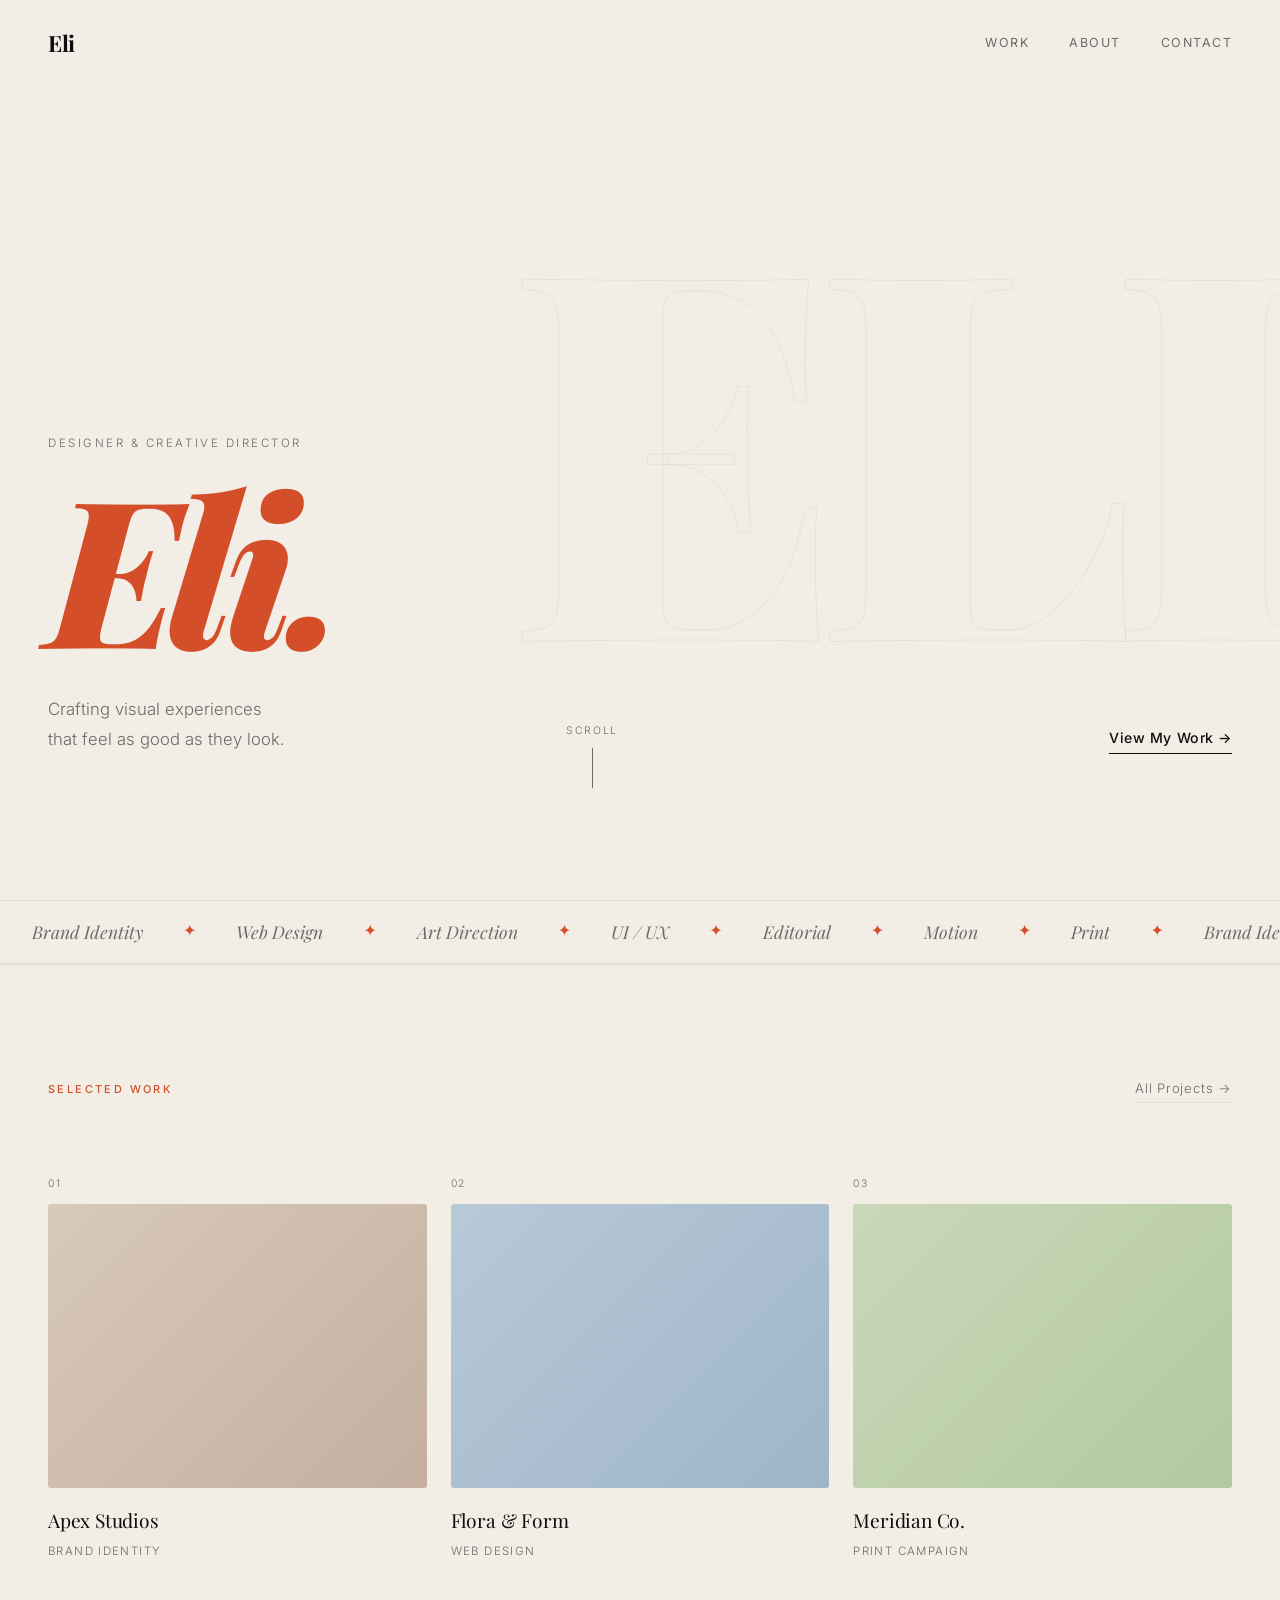
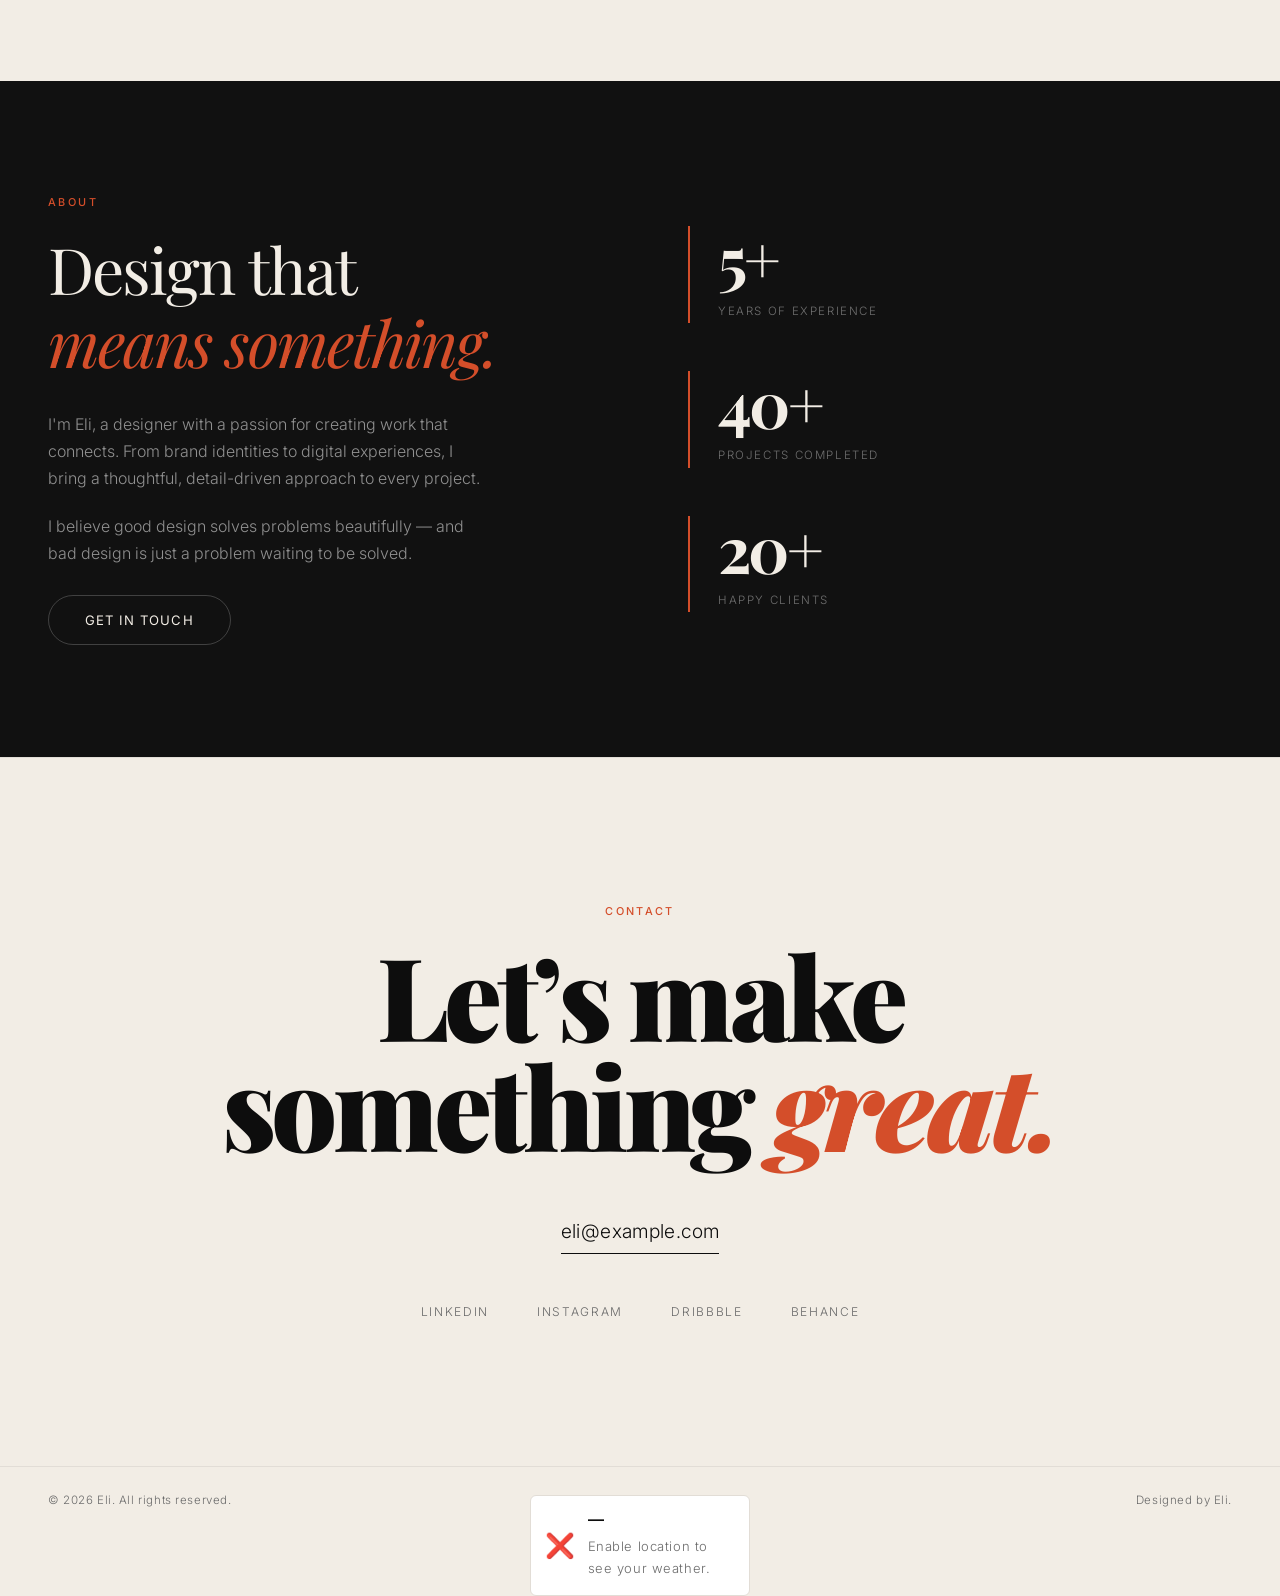
<file: index.html>
<!DOCTYPE html>
<html lang="en">
<head>
  <meta charset="UTF-8">
  <meta name="viewport" content="width=device-width, initial-scale=1.0">
  <meta name="description" content="Eli — Designer crafting visual experiences that feel as good as they look.">
  <title>Eli — Designer</title>
  <link rel="preconnect" href="https://fonts.googleapis.com">
  <link rel="preconnect" href="https://fonts.gstatic.com" crossorigin>
  <link href="https://fonts.googleapis.com/css2?family=Playfair+Display:ital,wght@0,400;0,700;0,900;1,400;1,700&family=Inter:wght@300;400;500&display=swap" rel="stylesheet">
  <link rel="stylesheet" href="css/style.css">
</head>
<body>

  <!-- ─── NAVIGATION ─── -->
  <nav class="nav">
    <a href="index.html" class="nav-logo">Eli</a>
    <div class="nav-links">
      <a href="pages/work/index.html">Work</a>
      <a href="pages/about/index.html">About</a>
      <a href="pages/contact/index.html">Contact</a>
    </div>
  </nav>

  <!-- ─── HERO ─── -->
  <section class="hero">
    <p class="hero-eyebrow">Designer &amp; Creative Director</p>
    <h1 class="hero-title"><em>Eli.</em></h1>
    <div class="hero-bottom">
      <p class="hero-sub">
        Crafting visual experiences<br>
        that feel as good as they look.
      </p>
      <a href="pages/work/index.html" class="hero-cta">View My Work &rarr;</a>
    </div>
    <span class="hero-scroll-hint">Scroll</span>
  </section>

  <!-- ─── MARQUEE TICKER ─── -->
  <div class="ticker" aria-hidden="true">
    <div class="ticker-track">
      <span class="ticker-item">Brand Identity</span><span class="ticker-sep">✦</span>
      <span class="ticker-item">Web Design</span><span class="ticker-sep">✦</span>
      <span class="ticker-item">Art Direction</span><span class="ticker-sep">✦</span>
      <span class="ticker-item">UI / UX</span><span class="ticker-sep">✦</span>
      <span class="ticker-item">Editorial</span><span class="ticker-sep">✦</span>
      <span class="ticker-item">Motion</span><span class="ticker-sep">✦</span>
      <span class="ticker-item">Print</span><span class="ticker-sep">✦</span>
      <!-- duplicate for seamless loop -->
      <span class="ticker-item">Brand Identity</span><span class="ticker-sep">✦</span>
      <span class="ticker-item">Web Design</span><span class="ticker-sep">✦</span>
      <span class="ticker-item">Art Direction</span><span class="ticker-sep">✦</span>
      <span class="ticker-item">UI / UX</span><span class="ticker-sep">✦</span>
      <span class="ticker-item">Editorial</span><span class="ticker-sep">✦</span>
      <span class="ticker-item">Motion</span><span class="ticker-sep">✦</span>
      <span class="ticker-item">Print</span><span class="ticker-sep">✦</span>
    </div>
  </div>

  <!-- ─── SELECTED WORK ─── -->
  <section class="section" id="work">
    <div class="section-header">
      <span class="section-label">Selected Work</span>
      <a href="pages/work/index.html" class="section-link">All Projects &rarr;</a>
    </div>

    <div class="work-grid">

      <article class="work-card">
        <div class="work-card-num">01</div>
        <div class="work-card-img" style="background: linear-gradient(135deg, #D8C9B8 0%, #C4AFA0 100%);"></div>
        <div class="work-card-info">
          <h3>Apex Studios</h3>
          <p>Brand Identity</p>
        </div>
      </article>

      <article class="work-card">
        <div class="work-card-num">02</div>
        <div class="work-card-img" style="background: linear-gradient(135deg, #B8C9D8 0%, #9EB5C8 100%);"></div>
        <div class="work-card-info">
          <h3>Flora &amp; Form</h3>
          <p>Web Design</p>
        </div>
      </article>

      <article class="work-card">
        <div class="work-card-num">03</div>
        <div class="work-card-img" style="background: linear-gradient(135deg, #C9D8B8 0%, #B2C9A0 100%);"></div>
        <div class="work-card-info">
          <h3>Meridian Co.</h3>
          <p>Print Campaign</p>
        </div>
      </article>

    </div>
  </section>

  <!-- ─── ABOUT ─── -->
  <section class="section section-about" id="about">
    <div class="about-grid">

      <div class="about-text">
        <span class="section-label">About</span>
        <h2 class="about-heading">Design that<br><em>means something.</em></h2>
        <p>I'm Eli, a designer with a passion for creating work that connects. From brand identities to digital experiences, I bring a thoughtful, detail-driven approach to every project.</p>
        <p>I believe good design solves problems beautifully — and bad design is just a problem waiting to be solved.</p>
        <a href="pages/contact/index.html" class="btn-outline">Get in Touch</a>
      </div>

      <div class="about-stats">
        <div class="about-stat">
          <span class="stat-num">5+</span>
          <span class="stat-label">Years of Experience</span>
        </div>
        <div class="about-stat">
          <span class="stat-num">40+</span>
          <span class="stat-label">Projects Completed</span>
        </div>
        <div class="about-stat">
          <span class="stat-num">20+</span>
          <span class="stat-label">Happy Clients</span>
        </div>
      </div>

    </div>
  </section>

  <!-- ─── CONTACT ─── -->
  <section class="section section-contact" id="contact">
    <span class="section-label">Contact</span>
    <h2 class="contact-heading">
      Let&rsquo;s make<br>something <em>great.</em>
    </h2>
    <a href="mailto:eli@example.com" class="contact-email">eli@example.com</a>
    <div class="contact-socials">
      <a href="#">LinkedIn</a>
      <a href="#">Instagram</a>
      <a href="#">Dribbble</a>
      <a href="#">Behance</a>
    </div>
  </section>

  <!-- ─── FOOTER ─── -->
  <footer class="footer">
    <span>&copy; 2026 Eli. All rights reserved.</span>
    <span>Designed by Eli.</span>
    <!-- Footer-centered weather widget (homepage only) -->
    <div id="weather" class="weather-card footer-weather" aria-live="polite" title="Current weather based on your browser location">
      <div class="weather-emoji" id="weather-emoji">⏳</div>
      <div class="weather-info">
        <div class="weather-temp" id="weather-temp">—°F</div>
        <div class="weather-desc" id="weather-desc">Loading…</div>
        <div class="weather-meta" id="weather-meta"></div>
      </div>
    </div>
  </footer>
  <script src="js/app.js"></script>
</body>
</html>
</file>
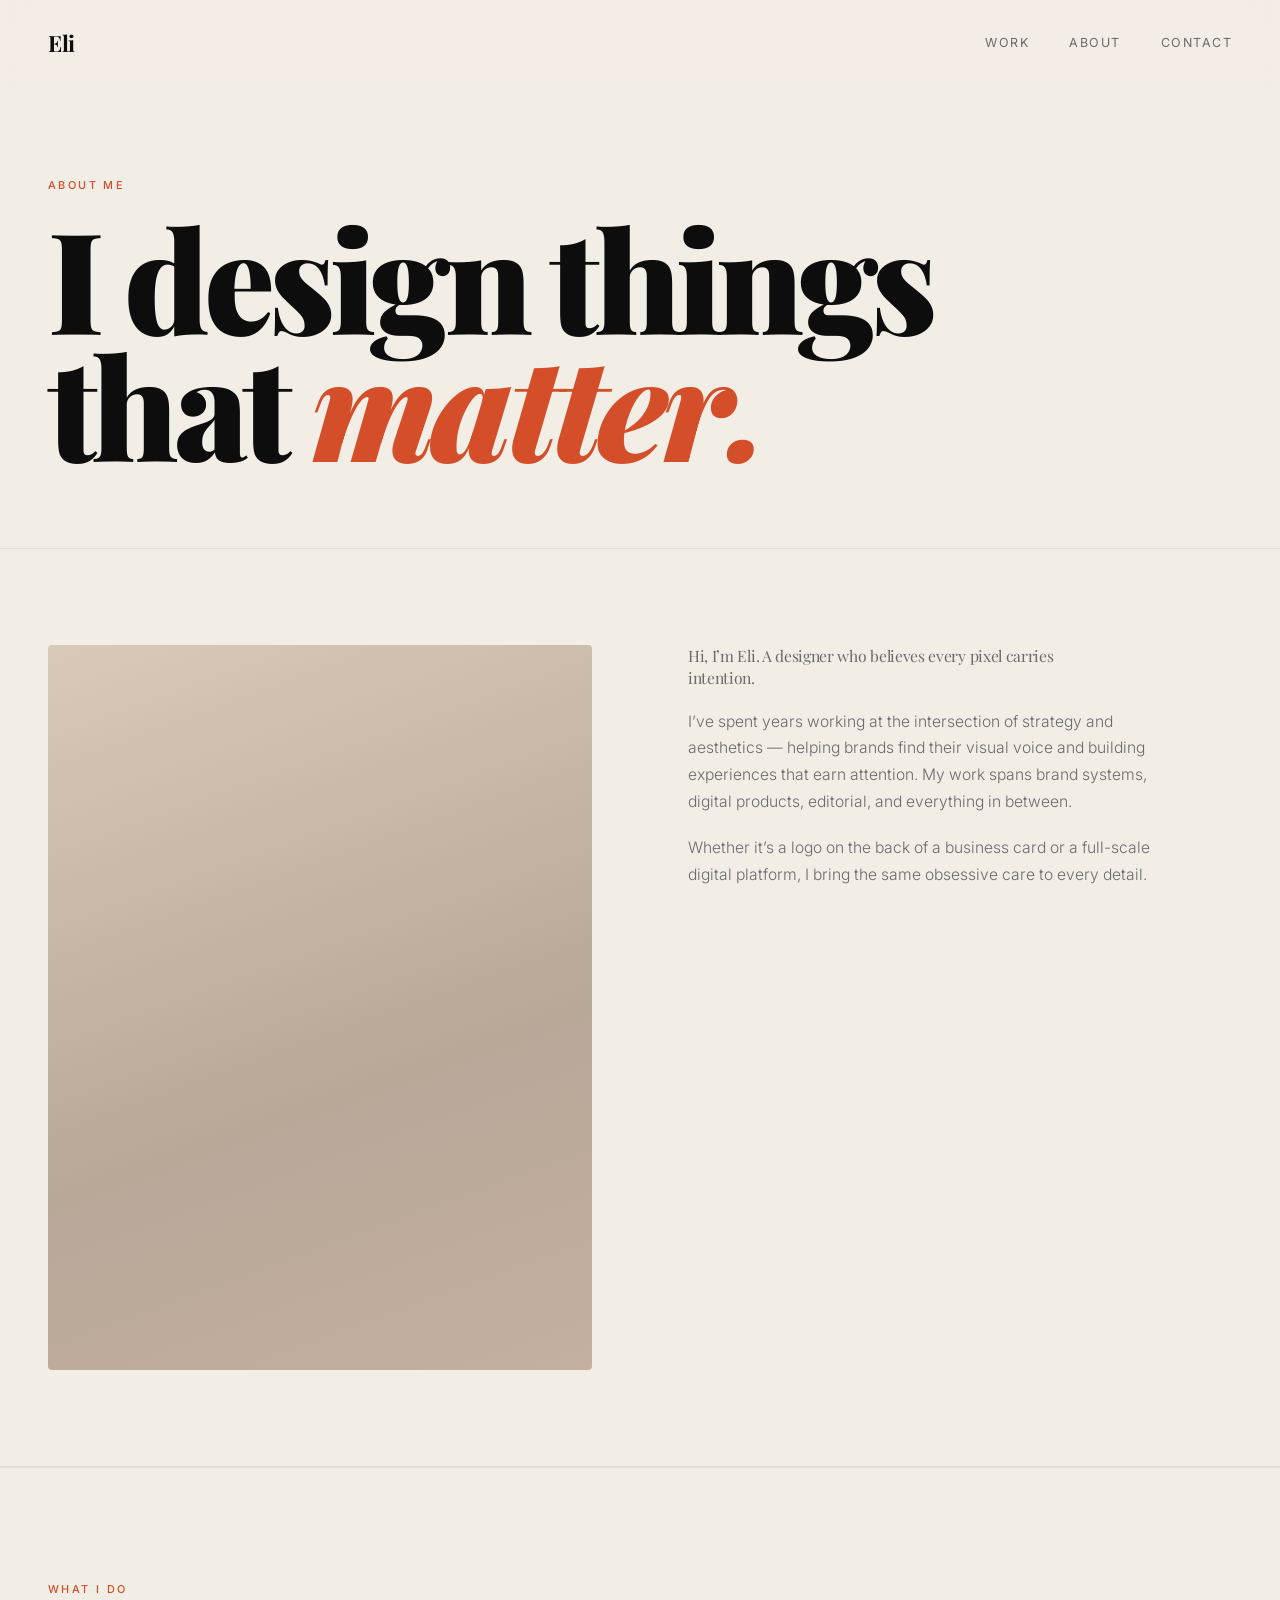
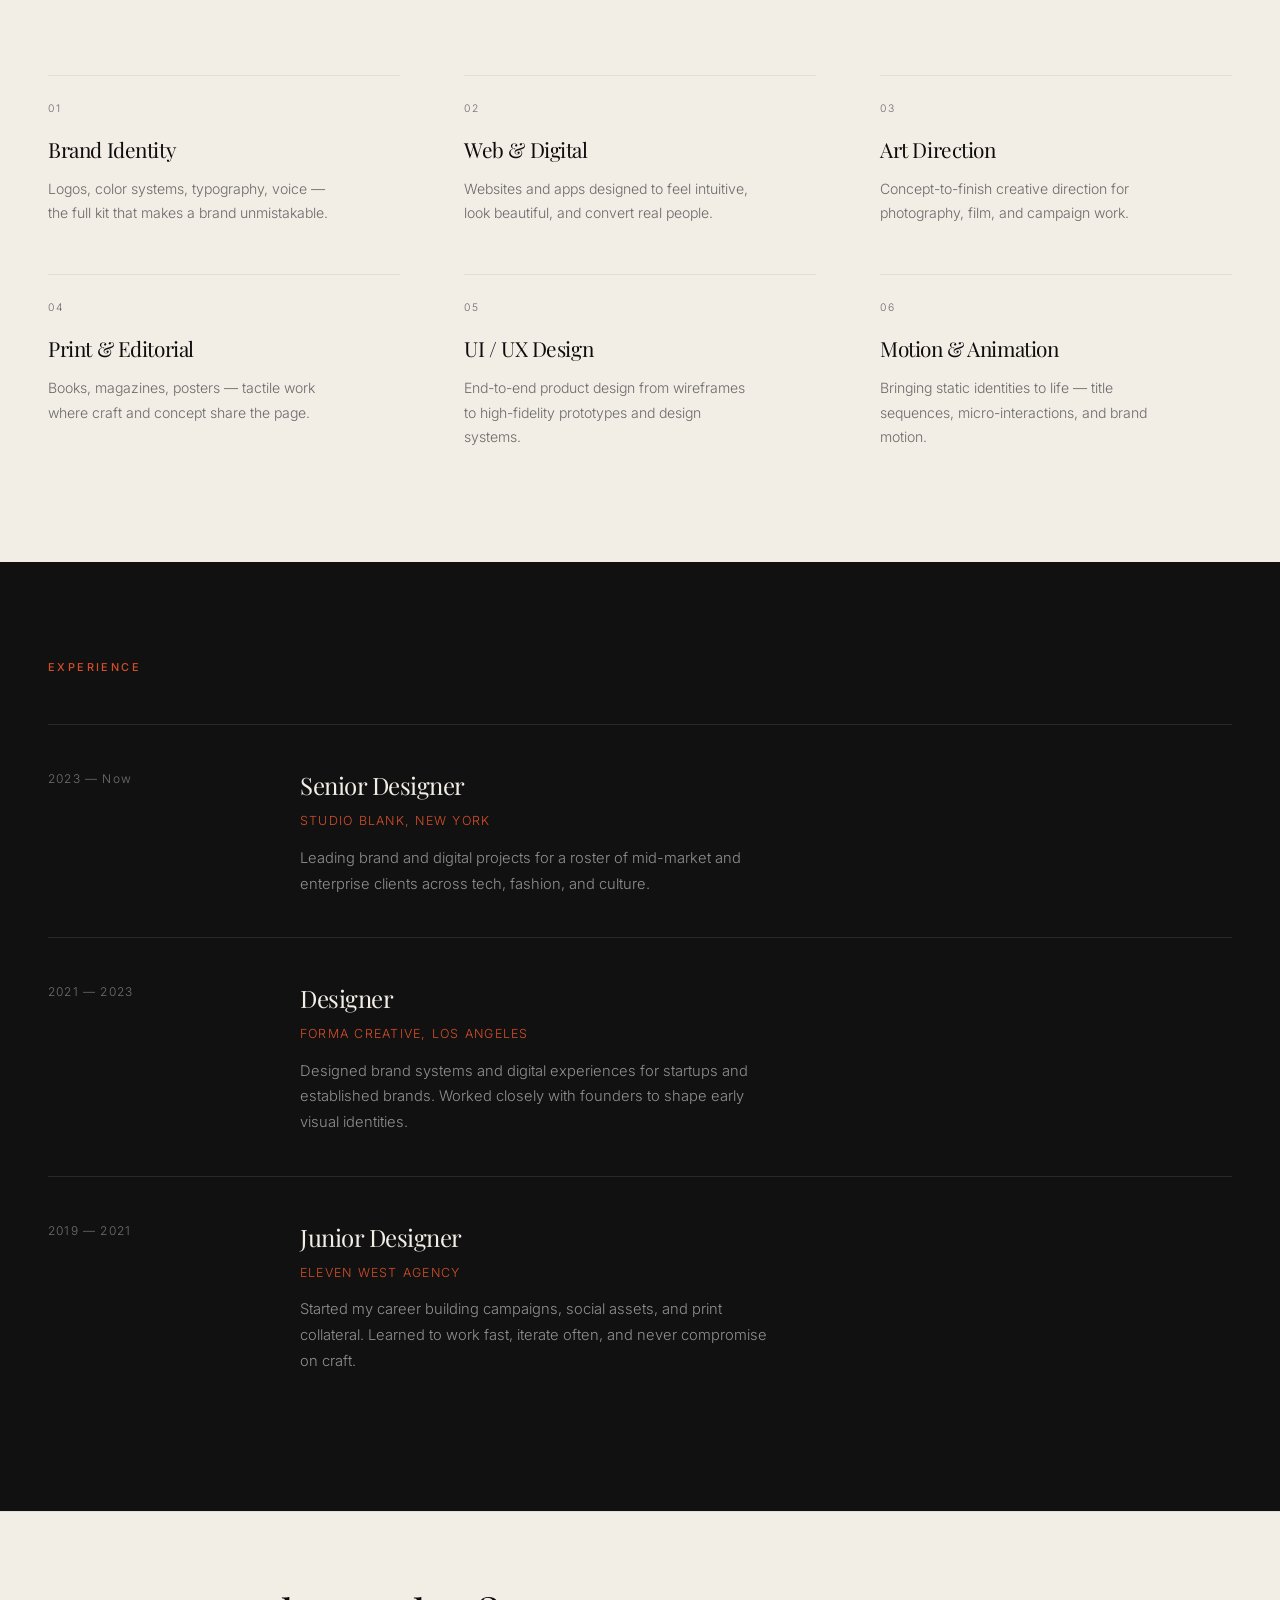
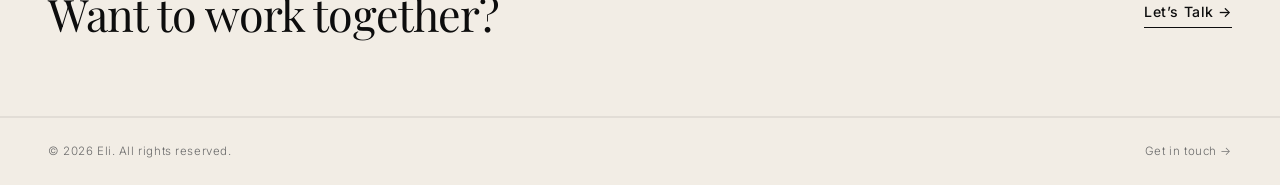
<file: pages/about/index.html>
<!DOCTYPE html>
<html lang="en">
<head>
  <meta charset="UTF-8">
  <meta name="viewport" content="width=device-width, initial-scale=1.0">
  <meta name="description" content="About Eli — Designer with a passion for creating meaningful visual experiences.">
  <title>About — Eli</title>
  <link rel="preconnect" href="https://fonts.googleapis.com">
  <link rel="preconnect" href="https://fonts.gstatic.com" crossorigin>
  <link href="https://fonts.googleapis.com/css2?family=Playfair+Display:ital,wght@0,400;0,700;0,900;1,400;1,700&family=Inter:wght@300;400;500&display=swap" rel="stylesheet">
  <link rel="stylesheet" href="../../css/style.css">
</head>
<body>

  <!-- ─── NAVIGATION ─── -->
  <nav class="nav">
    <a href="../../index.html" class="nav-logo">Eli</a>
    <div class="nav-links">
      <a href="../work/index.html">Work</a>
      <a href="index.html">About</a>
      <a href="../contact/index.html">Contact</a>
    </div>
  </nav>

  <!-- ─── PAGE HERO ─── -->
  <header class="about-page-hero">
    <span class="section-label">About Me</span>
    <h1 class="about-page-title">I design things<br>that <em>matter.</em></h1>
  </header>

  <!-- ─── INTRO SPLIT ─── -->
  <section class="about-intro">
    <div class="about-intro-img" aria-hidden="true">
      <div class="about-img-placeholder"></div>
    </div>
    <div class="about-intro-text">
      <p class="about-large-text">Hi, I&rsquo;m Eli. A designer who believes every pixel carries intention.</p>
      <p>I&rsquo;ve spent years working at the intersection of strategy and aesthetics — helping brands find their visual voice and building experiences that earn attention. My work spans brand systems, digital products, editorial, and everything in between.</p>
      <p>Whether it&rsquo;s a logo on the back of a business card or a full-scale digital platform, I bring the same obsessive care to every detail.</p>
    </div>
  </section>

  <!-- ─── CAPABILITIES ─── -->
  <section class="section about-caps-section">
    <div class="section-header">
      <span class="section-label">What I Do</span>
    </div>
    <div class="caps-grid">

      <div class="cap-item">
        <span class="cap-num">01</span>
        <h3>Brand Identity</h3>
        <p>Logos, color systems, typography, voice — the full kit that makes a brand unmistakable.</p>
      </div>

      <div class="cap-item">
        <span class="cap-num">02</span>
        <h3>Web &amp; Digital</h3>
        <p>Websites and apps designed to feel intuitive, look beautiful, and convert real people.</p>
      </div>

      <div class="cap-item">
        <span class="cap-num">03</span>
        <h3>Art Direction</h3>
        <p>Concept-to-finish creative direction for photography, film, and campaign work.</p>
      </div>

      <div class="cap-item">
        <span class="cap-num">04</span>
        <h3>Print &amp; Editorial</h3>
        <p>Books, magazines, posters — tactile work where craft and concept share the page.</p>
      </div>

      <div class="cap-item">
        <span class="cap-num">05</span>
        <h3>UI / UX Design</h3>
        <p>End-to-end product design from wireframes to high-fidelity prototypes and design systems.</p>
      </div>

      <div class="cap-item">
        <span class="cap-num">06</span>
        <h3>Motion &amp; Animation</h3>
        <p>Bringing static identities to life — title sequences, micro-interactions, and brand motion.</p>
      </div>

    </div>
  </section>

  <!-- ─── EXPERIENCE TIMELINE ─── -->
  <section class="section section-dark about-experience">
    <span class="section-label">Experience</span>
    <div class="timeline">

      <div class="timeline-item">
        <div class="timeline-year">2023 — Now</div>
        <div class="timeline-content">
          <h3>Senior Designer</h3>
          <span class="timeline-place">Studio Blank, New York</span>
          <p>Leading brand and digital projects for a roster of mid-market and enterprise clients across tech, fashion, and culture.</p>
        </div>
      </div>

      <div class="timeline-item">
        <div class="timeline-year">2021 — 2023</div>
        <div class="timeline-content">
          <h3>Designer</h3>
          <span class="timeline-place">Forma Creative, Los Angeles</span>
          <p>Designed brand systems and digital experiences for startups and established brands. Worked closely with founders to shape early visual identities.</p>
        </div>
      </div>

      <div class="timeline-item">
        <div class="timeline-year">2019 — 2021</div>
        <div class="timeline-content">
          <h3>Junior Designer</h3>
          <span class="timeline-place">Eleven West Agency</span>
          <p>Started my career building campaigns, social assets, and print collateral. Learned to work fast, iterate often, and never compromise on craft.</p>
        </div>
      </div>

    </div>
  </section>

  <!-- ─── CTA BAND ─── -->
  <section class="about-cta-band">
    <p class="about-cta-text">Want to work together?</p>
    <a href="../contact/index.html" class="hero-cta">Let&rsquo;s Talk &rarr;</a>
  </section>

  <!-- ─── FOOTER ─── -->
  <footer class="footer">
    <span>&copy; 2026 Eli. All rights reserved.</span>
    <a href="../contact/index.html">Get in touch &rarr;</a>
  </footer>

</body>
</html>
</file>
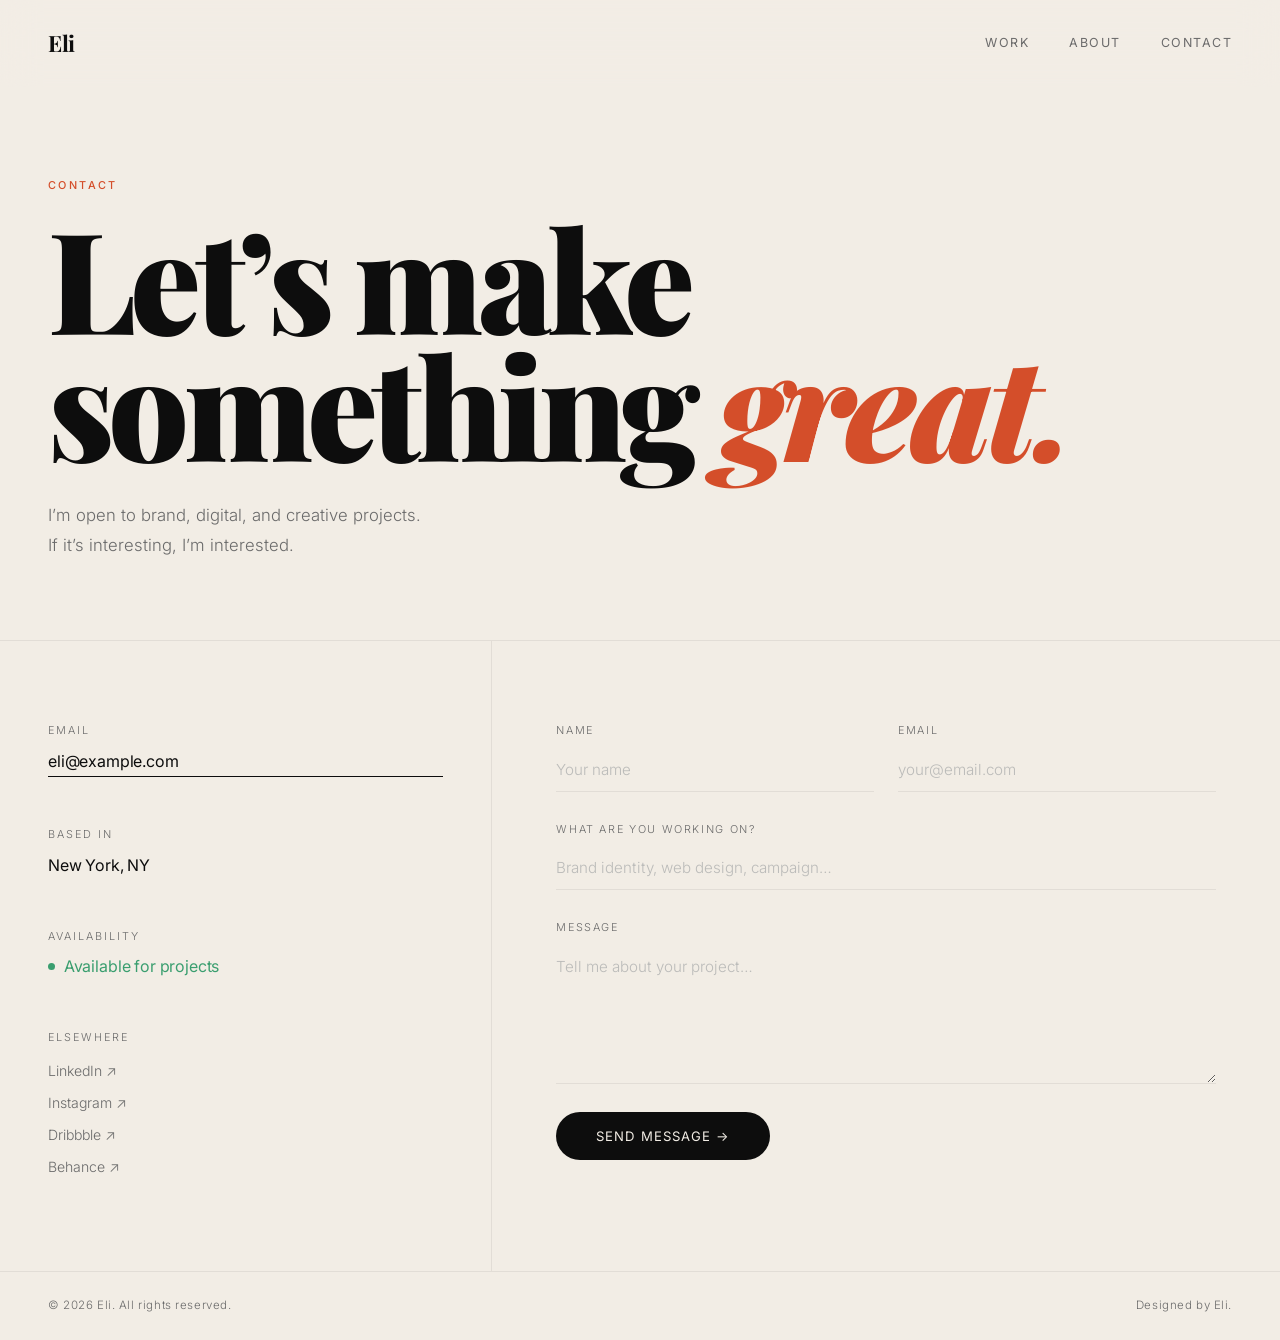
<file: pages/contact/index.html>
<!DOCTYPE html>
<html lang="en">
<head>
  <meta charset="UTF-8">
  <meta name="viewport" content="width=device-width, initial-scale=1.0">
  <meta name="description" content="Get in touch with Eli — open for brand, digital, and creative projects.">
  <title>Contact — Eli</title>
  <link rel="preconnect" href="https://fonts.googleapis.com">
  <link rel="preconnect" href="https://fonts.gstatic.com" crossorigin>
  <link href="https://fonts.googleapis.com/css2?family=Playfair+Display:ital,wght@0,400;0,700;0,900;1,400;1,700&family=Inter:wght@300;400;500&display=swap" rel="stylesheet">
  <link rel="stylesheet" href="../../css/style.css">
</head>
<body>

  <!-- ─── NAVIGATION ─── -->
  <nav class="nav">
    <a href="../../index.html" class="nav-logo">Eli</a>
    <div class="nav-links">
      <a href="../work/index.html">Work</a>
      <a href="../about/index.html">About</a>
      <a href="index.html">Contact</a>
    </div>
  </nav>

  <!-- ─── PAGE HERO ─── -->
  <header class="contact-page-hero">
    <span class="section-label">Contact</span>
    <h1 class="contact-page-title">
      Let&rsquo;s make<br>something <em>great.</em>
    </h1>
    <p class="contact-page-sub">I&rsquo;m open to brand, digital, and creative projects.<br>If it&rsquo;s interesting, I&rsquo;m interested.</p>
  </header>

  <!-- ─── CONTACT BODY ─── -->
  <div class="contact-body">

    <!-- Direct info -->
    <div class="contact-direct">
      <div class="contact-direct-group">
        <span class="contact-direct-label">Email</span>
        <a href="mailto:eli@example.com" class="contact-direct-value">eli@example.com</a>
      </div>
      <div class="contact-direct-group">
        <span class="contact-direct-label">Based In</span>
        <span class="contact-direct-value">New York, NY</span>
      </div>
      <div class="contact-direct-group">
        <span class="contact-direct-label">Availability</span>
        <span class="contact-direct-value contact-available">
          <span class="avail-dot"></span>Available for projects
        </span>
      </div>
      <div class="contact-social-list">
        <span class="contact-direct-label">Elsewhere</span>
        <div class="contact-social-links">
          <a href="#">LinkedIn &nearr;</a>
          <a href="#">Instagram &nearr;</a>
          <a href="#">Dribbble &nearr;</a>
          <a href="#">Behance &nearr;</a>
        </div>
      </div>
    </div>

    <!-- Form -->
    <form class="contact-form" action="#" method="post" novalidate>
      <div class="form-row">
        <div class="form-group">
          <label for="name">Name</label>
          <input type="text" id="name" name="name" placeholder="Your name" autocomplete="name" required>
        </div>
        <div class="form-group">
          <label for="email">Email</label>
          <input type="email" id="email" name="email" placeholder="your@email.com" autocomplete="email" required>
        </div>
      </div>
      <div class="form-group">
        <label for="subject">What are you working on?</label>
        <input type="text" id="subject" name="subject" placeholder="Brand identity, web design, campaign…">
      </div>
      <div class="form-group">
        <label for="message">Message</label>
        <textarea id="message" name="message" rows="6" placeholder="Tell me about your project…" required></textarea>
      </div>
      <button type="submit" class="form-submit">Send Message &rarr;</button>
    </form>

  </div>

  <!-- ─── FOOTER ─── -->
  <footer class="footer">
    <span>&copy; 2026 Eli. All rights reserved.</span>
    <span>Designed by Eli.</span>
  </footer>

</body>
</html>
</file>
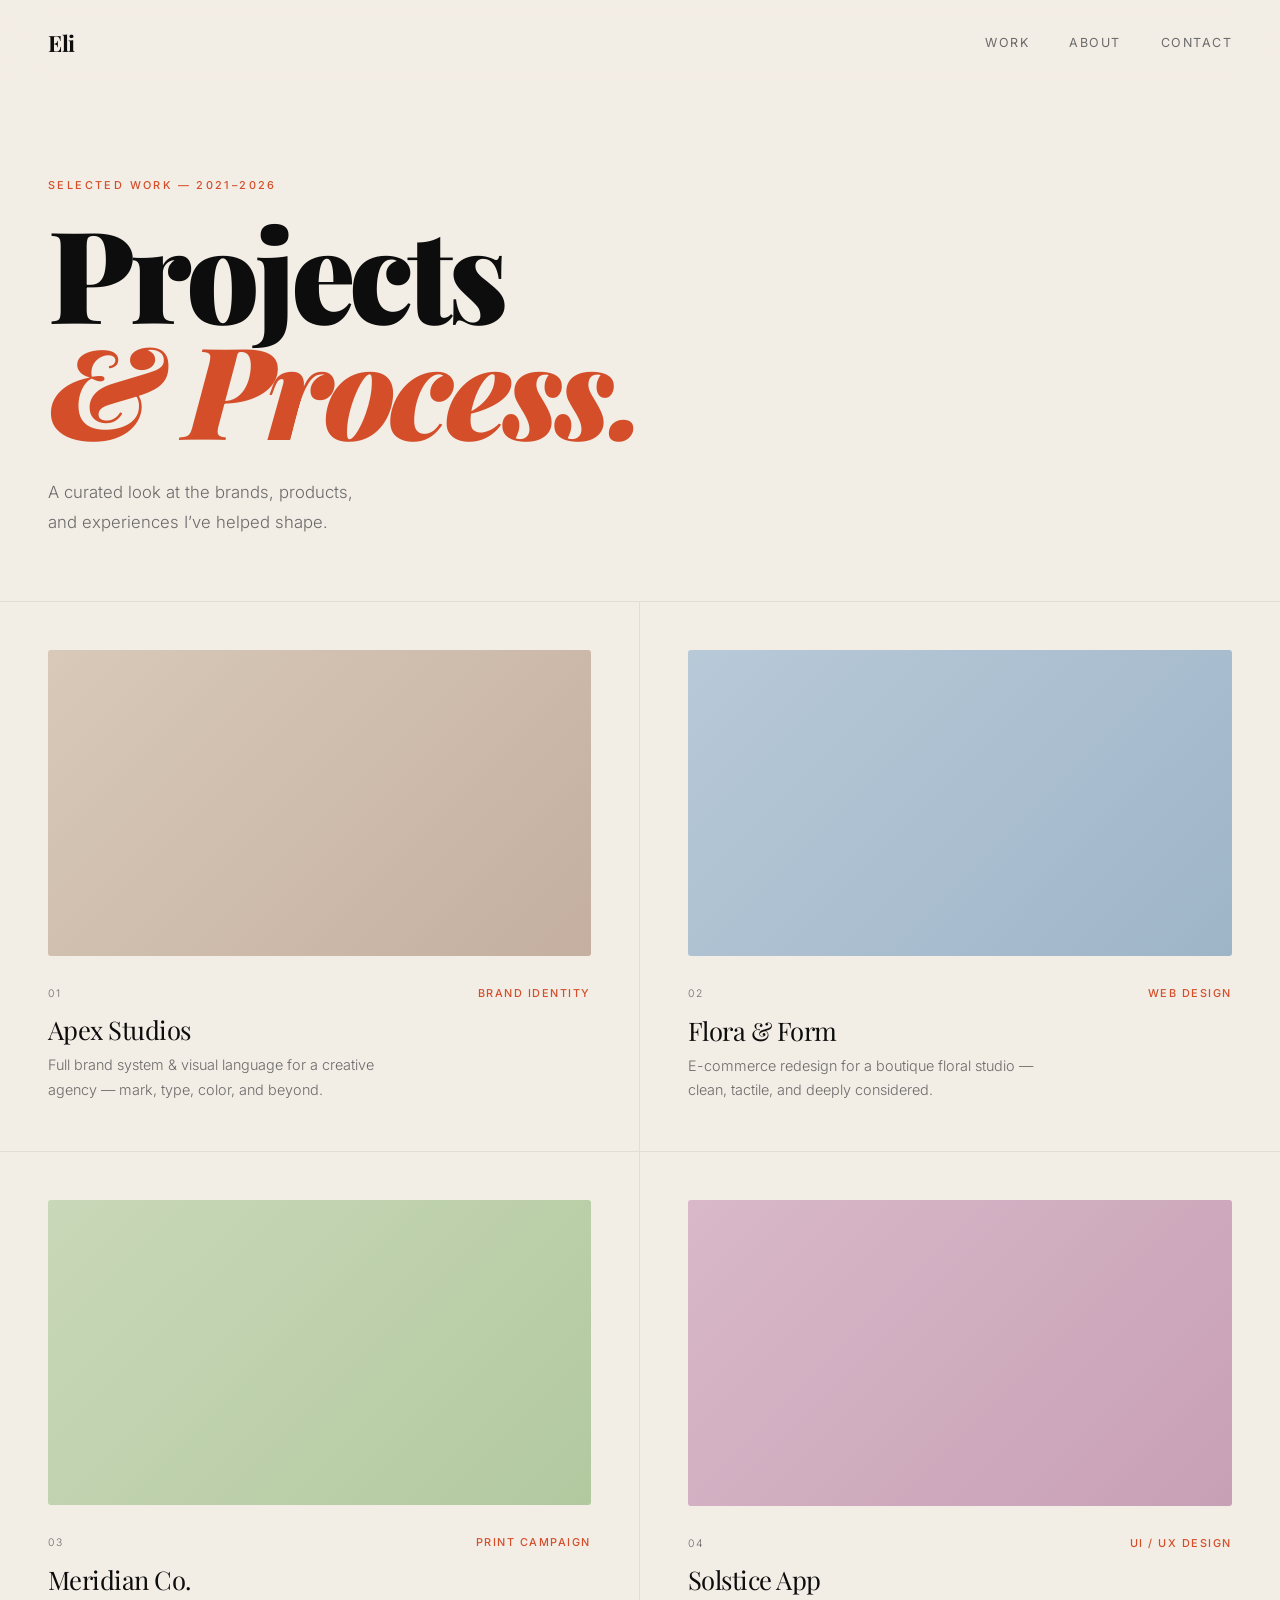
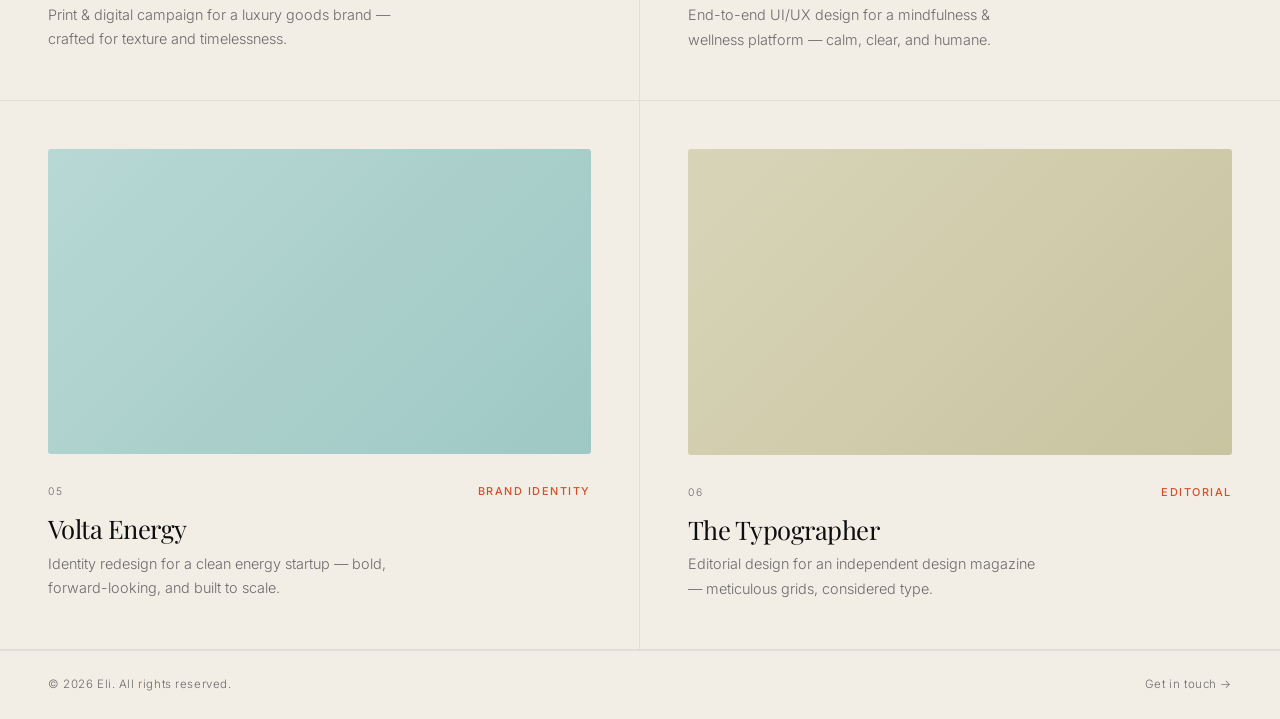
<file: pages/work/index.html>
<!DOCTYPE html>
<html lang="en">
<head>
  <meta charset="UTF-8">
  <meta name="viewport" content="width=device-width, initial-scale=1.0">
  <meta name="description" content="Eli's design work — brands, digital experiences, and editorial campaigns.">
  <title>Work — Eli</title>
  <link rel="preconnect" href="https://fonts.googleapis.com">
  <link rel="preconnect" href="https://fonts.gstatic.com" crossorigin>
  <link href="https://fonts.googleapis.com/css2?family=Playfair+Display:ital,wght@0,400;0,700;0,900;1,400;1,700&family=Inter:wght@300;400;500&display=swap" rel="stylesheet">
  <link rel="stylesheet" href="../../css/style.css">
</head>
<body>

  <!-- ─── NAVIGATION ─── -->
  <nav class="nav">
    <a href="../../index.html" class="nav-logo">Eli</a>
    <div class="nav-links">
      <a href="index.html">Work</a>
      <a href="../about/index.html">About</a>
      <a href="../contact/index.html">Contact</a>
    </div>
  </nav>

  <!-- ─── WORK HERO ─── -->
  <header class="work-page-hero">
    <span class="section-label">Selected Work — 2021–2026</span>
    <h1>Projects<br><em style="color: var(--accent);">&amp; Process.</em></h1>
    <p>A curated look at the brands, products,<br>and experiences I&rsquo;ve helped shape.</p>
  </header>

  <!-- ─── PROJECT GRID ─── -->
  <main class="project-grid">

    <div class="project-card">
      <div class="project-card-img" style="background: linear-gradient(135deg, #D8C9B8 0%, #C4AFA0 100%);"></div>
      <div class="project-meta">
        <span class="project-num">01</span>
        <span class="project-tag">Brand Identity</span>
      </div>
      <h3>Apex Studios</h3>
      <p>Full brand system &amp; visual language for a creative agency — mark, type, color, and beyond.</p>
      <span class="project-arrow">&rarr;</span>
    </div>

    <div class="project-card">
      <div class="project-card-img" style="background: linear-gradient(135deg, #B8C9D8 0%, #9EB5C8 100%);"></div>
      <div class="project-meta">
        <span class="project-num">02</span>
        <span class="project-tag">Web Design</span>
      </div>
      <h3>Flora &amp; Form</h3>
      <p>E-commerce redesign for a boutique floral studio — clean, tactile, and deeply considered.</p>
      <span class="project-arrow">&rarr;</span>
    </div>

    <div class="project-card">
      <div class="project-card-img" style="background: linear-gradient(135deg, #C9D8B8 0%, #B2C9A0 100%);"></div>
      <div class="project-meta">
        <span class="project-num">03</span>
        <span class="project-tag">Print Campaign</span>
      </div>
      <h3>Meridian Co.</h3>
      <p>Print &amp; digital campaign for a luxury goods brand — crafted for texture and timelessness.</p>
      <span class="project-arrow">&rarr;</span>
    </div>

    <div class="project-card">
      <div class="project-card-img" style="background: linear-gradient(135deg, #D8B8C9 0%, #C8A0B5 100%);"></div>
      <div class="project-meta">
        <span class="project-num">04</span>
        <span class="project-tag">UI / UX Design</span>
      </div>
      <h3>Solstice App</h3>
      <p>End-to-end UI/UX design for a mindfulness &amp; wellness platform — calm, clear, and humane.</p>
      <span class="project-arrow">&rarr;</span>
    </div>

    <div class="project-card">
      <div class="project-card-img" style="background: linear-gradient(135deg, #B8D8D4 0%, #9EC8C4 100%);"></div>
      <div class="project-meta">
        <span class="project-num">05</span>
        <span class="project-tag">Brand Identity</span>
      </div>
      <h3>Volta Energy</h3>
      <p>Identity redesign for a clean energy startup — bold, forward-looking, and built to scale.</p>
      <span class="project-arrow">&rarr;</span>
    </div>

    <div class="project-card">
      <div class="project-card-img" style="background: linear-gradient(135deg, #D8D4B8 0%, #C8C4A0 100%);"></div>
      <div class="project-meta">
        <span class="project-num">06</span>
        <span class="project-tag">Editorial</span>
      </div>
      <h3>The Typographer</h3>
      <p>Editorial design for an independent design magazine — meticulous grids, considered type.</p>
      <span class="project-arrow">&rarr;</span>
    </div>

  </main>

  <!-- ─── FOOTER ─── -->
  <footer class="footer">
    <span>&copy; 2026 Eli. All rights reserved.</span>
    <a href="../contact/index.html">Get in touch &rarr;</a>
  </footer>

</body>
</html>
</file>
<file: css/style.css>
/* ─────────────────────────────────────────
   ELI — Personal Site
   ───────────────────────────────────────── */

/* RESET & BASE */
*, *::before, *::after {
  box-sizing: border-box;
  margin: 0;
  padding: 0;
}

:root {
  --cream:   #F2EDE5;
  --white:   #FFFFFF;
  --black:   #0D0D0D;
  --accent:  #D44E2A;
  --gray:    #6B6B6B;
  --light:   #E2DDD6;
  --dark-bg: #111111;

  --serif: 'Playfair Display', Georgia, serif;
  --sans:  'Inter', system-ui, -apple-system, sans-serif;
}

html {
  scroll-behavior: smooth;
  -webkit-font-smoothing: antialiased;
}

body {
  background: var(--cream);
  color: var(--black);
  font-family: var(--sans);
  font-weight: 300;
  line-height: 1.7;
  overflow-x: hidden;
}

a {
  color: inherit;
  text-decoration: none;
}

img {
  display: block;
  max-width: 100%;
}

/* ─── NAVIGATION ─── */
.nav {
  position: fixed;
  top: 0;
  left: 0;
  right: 0;
  z-index: 100;
  display: flex;
  justify-content: space-between;
  align-items: center;
  padding: 1.5rem 3rem;
  background: rgba(242, 237, 229, 0.85);
  backdrop-filter: blur(18px);
  -webkit-backdrop-filter: blur(18px);
  border-bottom: 1px solid transparent;
}

.nav-logo {
  font-family: var(--serif);
  font-size: 1.4rem;
  font-weight: 700;
  letter-spacing: -0.02em;
}

.nav-links {
  display: flex;
  gap: 2.5rem;
}

.nav-links a {
  font-size: 0.78rem;
  font-weight: 400;
  letter-spacing: 0.12em;
  text-transform: uppercase;
  color: var(--gray);
  position: relative;
  transition: color 0.3s;
}

.nav-links a::after {
  content: '';
  position: absolute;
  bottom: -3px;
  left: 0;
  width: 0;
  height: 1px;
  background: var(--black);
  transition: width 0.3s ease;
}

.nav-links a:hover {
  color: var(--black);
}

.nav-links a:hover::after {
  width: 100%;
}


/* ─── HERO ─── */
.hero {
  min-height: 100vh;
  display: flex;
  flex-direction: column;
  justify-content: flex-end;
  padding: 4rem 3rem 5rem;
  position: relative;
  overflow: hidden;
}

.hero-eyebrow {
  font-size: 0.72rem;
  letter-spacing: 0.22em;
  text-transform: uppercase;
  color: var(--gray);
  margin-bottom: 1.25rem;
  animation: fadeUp 0.9s ease both;
}

.hero-title {
  font-family: var(--serif);
  font-size: clamp(5.5rem, 16vw, 16rem);
  font-weight: 900;
  line-height: 0.88;
  letter-spacing: -0.04em;
  margin-bottom: 2.5rem;
  animation: fadeUp 0.9s 0.1s ease both;
}

.hero-title em {
  font-style: italic;
  color: var(--accent);
}

.hero-bottom {
  display: flex;
  align-items: flex-end;
  justify-content: space-between;
  gap: 2rem;
  flex-wrap: wrap;
}

.hero-sub {
  font-size: 1.05rem;
  color: var(--gray);
  max-width: 36ch;
  line-height: 1.8;
  animation: fadeUp 0.9s 0.2s ease both;
}

.hero-cta {
  display: inline-flex;
  align-items: center;
  gap: 0.6rem;
  font-size: 0.88rem;
  font-weight: 500;
  letter-spacing: 0.04em;
  border-bottom: 1.5px solid var(--black);
  padding-bottom: 0.2rem;
  transition: gap 0.35s ease;
  white-space: nowrap;
  animation: fadeUp 0.9s 0.3s ease both;
}

.hero-cta:hover {
  gap: 1.2rem;
}

.hero-scroll-hint {
  position: absolute;
  bottom: 2rem;
  right: 3rem;
  display: flex;
  flex-direction: column;
  align-items: center;
  gap: 0.5rem;
  font-size: 0.65rem;
  letter-spacing: 0.15em;
  text-transform: uppercase;
  color: var(--gray);
  animation: fadeUp 0.9s 0.5s ease both;
}

.hero-scroll-hint::after {
  content: '';
  display: block;
  width: 1px;
  height: 40px;
  background: var(--gray);
  animation: lineGrow 2s 1s ease-out both;
}

@keyframes lineGrow {
  from { height: 0; opacity: 0; }
  to   { height: 40px; opacity: 1; }
}

/* hero decorative background counter */
.hero::before {
  content: 'ELI';
  position: absolute;
  top: 50%;
  right: -0.02em;
  transform: translateY(-54%);
  font-family: var(--serif);
  font-size: clamp(20rem, 40vw, 50rem);
  font-weight: 900;
  line-height: 1;
  letter-spacing: -0.05em;
  color: transparent;
  -webkit-text-stroke: 1px rgba(0,0,0,0.05);
  pointer-events: none;
  user-select: none;
  z-index: 0;
}

.hero > * {
  position: relative;
  z-index: 1;
}


/* ─── ANIMATED TICKER / MARQUEE ─── */
.ticker {
  border-top: 1px solid var(--light);
  border-bottom: 1px solid var(--light);
  padding: 1rem 0;
  overflow: hidden;
  white-space: nowrap;
}

.ticker-track {
  display: inline-flex;
  gap: 0;
  animation: ticker 20s linear infinite;
}

.ticker-item {
  font-family: var(--serif);
  font-size: 1.1rem;
  font-style: italic;
  color: var(--gray);
  padding: 0 2rem;
}

.ticker-sep {
  color: var(--accent);
  padding: 0 0.5rem;
}

@keyframes ticker {
  from { transform: translateX(0); }
  to   { transform: translateX(-50%); }
}


/* ─── SECTIONS (SHARED) ─── */
.section {
  padding: 7rem 3rem;
  border-top: 1px solid var(--light);
}

.section-label {
  font-size: 0.68rem;
  letter-spacing: 0.22em;
  text-transform: uppercase;
  color: var(--accent);
  font-weight: 500;
  display: block;
  margin-bottom: 1.25rem;
}

.section-header {
  display: flex;
  justify-content: space-between;
  align-items: baseline;
  margin-bottom: 3.5rem;
}

.section-link {
  font-size: 0.82rem;
  letter-spacing: 0.06em;
  color: var(--gray);
  border-bottom: 1px solid var(--light);
  padding-bottom: 2px;
  transition: color 0.3s, border-color 0.3s;
}

.section-link:hover {
  color: var(--black);
  border-color: var(--black);
}


/* ─── WORK GRID (HOME) ─── */
.work-grid {
  display: grid;
  grid-template-columns: repeat(3, 1fr);
  gap: 1.5rem;
}

.work-card {
  cursor: pointer;
  position: relative;
}

.work-card-num {
  font-size: 0.65rem;
  letter-spacing: 0.15em;
  color: var(--gray);
  margin-bottom: 0.75rem;
}

.work-card-img {
  width: 100%;
  aspect-ratio: 4 / 3;
  border-radius: 3px;
  transition: transform 0.5s ease, filter 0.5s ease;
  overflow: hidden;
}

.work-card:hover .work-card-img {
  transform: scale(0.97);
  filter: brightness(0.9);
}

.work-card-info {
  padding: 1rem 0 0.5rem;
}

.work-card-info h3 {
  font-family: var(--serif);
  font-size: 1.2rem;
  font-weight: 400;
  letter-spacing: -0.01em;
  margin-bottom: 0.3rem;
}

.work-card-info p {
  font-size: 0.72rem;
  letter-spacing: 0.12em;
  text-transform: uppercase;
  color: var(--gray);
}


/* ─── ABOUT (DARK) ─── */
.section-about {
  background: var(--dark-bg);
  color: var(--cream);
  border-top: none;
}

.about-grid {
  display: grid;
  grid-template-columns: 1fr 1fr;
  gap: 6rem;
  align-items: center;
}

.about-text .section-label {
  color: var(--accent);
}

.about-heading {
  font-family: var(--serif);
  font-size: clamp(2.8rem, 5vw, 4.5rem);
  font-weight: 400;
  line-height: 1.15;
  letter-spacing: -0.03em;
  margin: 0.75rem 0 2rem;
}

.about-heading em {
  font-style: italic;
  color: var(--accent);
}

.about-text p {
  color: #909090;
  margin-bottom: 1.25rem;
  max-width: 44ch;
  font-size: 1rem;
}

.btn-outline {
  display: inline-block;
  margin-top: 0.5rem;
  padding: 0.8rem 2.25rem;
  border: 1px solid rgba(255, 255, 255, 0.2);
  border-radius: 100px;
  font-size: 0.82rem;
  font-weight: 400;
  letter-spacing: 0.08em;
  text-transform: uppercase;
  transition: background 0.35s, color 0.35s, border-color 0.35s;
}

.btn-outline:hover {
  background: var(--cream);
  color: var(--black);
  border-color: var(--cream);
}

.about-stats {
  display: flex;
  flex-direction: column;
  gap: 3rem;
}

.about-stat {
  border-left: 2px solid var(--accent);
  padding-left: 1.75rem;
}

.stat-num {
  display: block;
  font-family: var(--serif);
  font-size: 4rem;
  font-weight: 700;
  line-height: 1;
  letter-spacing: -0.04em;
  margin-bottom: 0.35rem;
}

.stat-label {
  font-size: 0.72rem;
  letter-spacing: 0.14em;
  text-transform: uppercase;
  color: #707070;
}


/* ─── CONTACT ─── */
.section-contact {
  text-align: center;
  padding: 9rem 3rem;
  border-top: 1px solid var(--light);
}

.contact-heading {
  font-family: var(--serif);
  font-size: clamp(3.5rem, 9vw, 8rem);
  font-weight: 900;
  line-height: 0.95;
  letter-spacing: -0.04em;
  margin: 0.75rem 0 3.5rem;
}

.contact-heading em {
  font-style: italic;
  color: var(--accent);
}

.contact-email {
  display: inline-block;
  font-size: 1.2rem;
  letter-spacing: 0.02em;
  border-bottom: 1.5px solid var(--black);
  padding-bottom: 0.3rem;
  margin-bottom: 3rem;
  transition: color 0.3s, border-color 0.3s;
}

.contact-email:hover {
  color: var(--accent);
  border-color: var(--accent);
}

.contact-socials {
  display: flex;
  justify-content: center;
  gap: 3rem;
}

.contact-socials a {
  font-size: 0.75rem;
  letter-spacing: 0.14em;
  text-transform: uppercase;
  color: var(--gray);
  transition: color 0.3s;
}

.contact-socials a:hover {
  color: var(--black);
}


/* ─── FOOTER ─── */
.footer {
  display: flex;
  justify-content: space-between;
  align-items: center;
  padding: 1.5rem 3rem;
  border-top: 1px solid var(--light);
  font-size: 0.72rem;
  color: var(--gray);
  letter-spacing: 0.05em;
}

.footer a {
  transition: color 0.3s;
}

.footer a:hover {
  color: var(--black);
}


/* ─── WORK PAGE ─── */
.work-page-hero {
  padding: 11rem 3rem 4rem;
  border-bottom: 1px solid var(--light);
}

.work-page-hero h1 {
  font-family: var(--serif);
  font-size: clamp(4rem, 10vw, 9rem);
  font-weight: 900;
  letter-spacing: -0.04em;
  line-height: 0.9;
  margin-bottom: 2rem;
}

.work-page-hero p {
  color: var(--gray);
  max-width: 52ch;
  font-size: 1.05rem;
  line-height: 1.8;
}

.project-grid {
  display: grid;
  grid-template-columns: repeat(2, 1fr);
  gap: 0;
}

.project-card {
  padding: 3rem;
  border-bottom: 1px solid var(--light);
  cursor: pointer;
  position: relative;
  transition: background 0.3s;
}

.project-card:nth-child(odd) {
  border-right: 1px solid var(--light);
}

.project-card:hover {
  background: rgba(255,255,255,0.4);
}

.project-card-img {
  width: 100%;
  aspect-ratio: 16 / 9;
  border-radius: 3px;
  margin-bottom: 1.75rem;
  transition: transform 0.5s ease;
  overflow: hidden;
}

.project-card:hover .project-card-img {
  transform: scale(0.98);
}

.project-meta {
  display: flex;
  justify-content: space-between;
  align-items: baseline;
  margin-bottom: 0.75rem;
}

.project-num {
  font-size: 0.65rem;
  letter-spacing: 0.15em;
  color: var(--gray);
}

.project-tag {
  font-size: 0.68rem;
  letter-spacing: 0.14em;
  text-transform: uppercase;
  color: var(--accent);
  font-weight: 500;
}

.project-card h3 {
  font-family: var(--serif);
  font-size: 1.6rem;
  font-weight: 400;
  letter-spacing: -0.02em;
  line-height: 1.2;
  margin-bottom: 0.5rem;
}

.project-card p {
  font-size: 0.9rem;
  color: var(--gray);
  max-width: 40ch;
}

.project-arrow {
  position: absolute;
  bottom: 3rem;
  right: 3rem;
  font-size: 1.1rem;
  color: var(--gray);
  transform: translateX(-8px);
  opacity: 0;
  transition: opacity 0.3s, transform 0.3s;
}

.project-card:hover .project-arrow {
  opacity: 1;
  transform: translateX(0);
}


/* ─── ABOUT PAGE ─── */
.about-page-hero {
  padding: 11rem 3rem 5rem;
  border-bottom: 1px solid var(--light);
}

.about-page-title {
  font-family: var(--serif);
  font-size: clamp(4.5rem, 11vw, 10rem);
  font-weight: 900;
  line-height: 0.9;
  letter-spacing: -0.04em;
  margin-top: 1.25rem;
}

.about-page-title em {
  font-style: italic;
  color: var(--accent);
}

.about-intro {
  display: grid;
  grid-template-columns: 1fr 1fr;
  gap: 6rem;
  padding: 6rem 3rem;
  border-bottom: 1px solid var(--light);
  align-items: start;
}

.about-img-placeholder {
  width: 100%;
  aspect-ratio: 3 / 4;
  border-radius: 4px;
  background: linear-gradient(160deg, #D8C9B8 0%, #B8A898 60%, #C4AFA0 100%);
}

.about-large-text {
  font-family: var(--serif);
  font-size: clamp(1.4rem, 2.5vw, 2rem);
  font-weight: 400;
  line-height: 1.4;
  letter-spacing: -0.02em;
  margin-bottom: 1.75rem;
}

.about-intro-text p {
  color: var(--gray);
  margin-bottom: 1.25rem;
  max-width: 48ch;
  font-size: 0.98rem;
}

.about-caps-section {
  border-top: 1px solid var(--light);
}

.caps-grid {
  display: grid;
  grid-template-columns: repeat(3, 1fr);
  gap: 3rem 4rem;
}

.cap-item {
  border-top: 1.5px solid var(--light);
  padding-top: 1.5rem;
}

.cap-num {
  display: block;
  font-size: 0.65rem;
  letter-spacing: 0.15em;
  color: var(--gray);
  margin-bottom: 0.9rem;
}

.cap-item h3 {
  font-family: var(--serif);
  font-size: 1.3rem;
  font-weight: 400;
  letter-spacing: -0.02em;
  margin-bottom: 0.6rem;
}

.cap-item p {
  font-size: 0.88rem;
  color: var(--gray);
  line-height: 1.75;
  max-width: 32ch;
}

.section-dark {
  background: var(--dark-bg);
  color: var(--cream);
  border-top: none;
}

.section-dark .section-label {
  color: var(--accent);
}

.about-experience {
  padding: 6rem 3rem;
}

.timeline {
  margin-top: 3rem;
  display: flex;
  flex-direction: column;
  gap: 0;
}

.timeline-item {
  display: grid;
  grid-template-columns: 220px 1fr;
  gap: 2rem;
  padding: 2.5rem 0;
  border-top: 1px solid rgba(255,255,255,0.1);
}

.timeline-year {
  font-size: 0.75rem;
  letter-spacing: 0.1em;
  color: #707070;
  padding-top: 0.25rem;
}

.timeline-content h3 {
  font-family: var(--serif);
  font-size: 1.5rem;
  font-weight: 400;
  letter-spacing: -0.02em;
  margin-bottom: 0.25rem;
}

.timeline-place {
  display: block;
  font-size: 0.78rem;
  letter-spacing: 0.1em;
  text-transform: uppercase;
  color: var(--accent);
  margin-bottom: 0.9rem;
}

.timeline-content p {
  font-size: 0.92rem;
  color: #909090;
  max-width: 52ch;
  line-height: 1.75;
}

.about-cta-band {
  display: flex;
  justify-content: space-between;
  align-items: center;
  padding: 4rem 3rem;
  border-top: 1px solid var(--light);
  border-bottom: 1px solid var(--light);
  gap: 2rem;
  flex-wrap: wrap;
}

.about-cta-text {
  font-family: var(--serif);
  font-size: clamp(1.8rem, 3.5vw, 3rem);
  font-weight: 400;
  letter-spacing: -0.02em;
}


/* ─── CONTACT PAGE ─── */
.contact-page-hero {
  padding: 11rem 3rem 5rem;
  border-bottom: 1px solid var(--light);
}

.contact-page-title {
  font-family: var(--serif);
  font-size: clamp(4.5rem, 11vw, 10rem);
  font-weight: 900;
  line-height: 0.9;
  letter-spacing: -0.04em;
  margin: 1.25rem 0 2rem;
}

.contact-page-title em {
  font-style: italic;
  color: var(--accent);
}

.contact-page-sub {
  font-size: 1.05rem;
  color: var(--gray);
  line-height: 1.8;
}

.contact-body {
  display: grid;
  grid-template-columns: 1fr 1.6fr;
  gap: 0;
  min-height: 70vh;
}

.contact-direct {
  padding: 5rem 3rem;
  border-right: 1px solid var(--light);
  display: flex;
  flex-direction: column;
  gap: 3rem;
}

.contact-direct-group {
  display: flex;
  flex-direction: column;
  gap: 0.5rem;
}

.contact-direct-label {
  font-size: 0.68rem;
  letter-spacing: 0.18em;
  text-transform: uppercase;
  color: var(--gray);
}

.contact-direct-value {
  font-size: 1rem;
  font-weight: 400;
  letter-spacing: -0.01em;
  transition: color 0.3s;
}

a.contact-direct-value {
  border-bottom: 1.5px solid var(--black);
  padding-bottom: 1px;
  display: inline-block;
}

a.contact-direct-value:hover {
  color: var(--accent);
  border-color: var(--accent);
}

.contact-available {
  display: inline-flex;
  align-items: center;
  gap: 0.55rem;
  color: #3A9E6F;
}

.avail-dot {
  display: inline-block;
  width: 7px;
  height: 7px;
  background: #3A9E6F;
  border-radius: 50%;
  animation: pulse 2.4s ease-in-out infinite;
}

@keyframes pulse {
  0%, 100% { opacity: 1; transform: scale(1); }
  50% { opacity: 0.5; transform: scale(0.75); }
}

.contact-social-list {
  display: flex;
  flex-direction: column;
  gap: 0.75rem;
}

.contact-social-links {
  display: flex;
  flex-direction: column;
  gap: 0.5rem;
}

.contact-social-links a {
  font-size: 0.88rem;
  color: var(--gray);
  transition: color 0.3s;
}

.contact-social-links a:hover {
  color: var(--black);
}

.contact-form {
  padding: 5rem 4rem;
  display: flex;
  flex-direction: column;
  gap: 1.75rem;
}

.form-row {
  display: grid;
  grid-template-columns: 1fr 1fr;
  gap: 1.5rem;
}

.form-group {
  display: flex;
  flex-direction: column;
  gap: 0.5rem;
}

.form-group label {
  font-size: 0.68rem;
  letter-spacing: 0.15em;
  text-transform: uppercase;
  color: var(--gray);
}

.form-group input,
.form-group textarea {
  background: transparent;
  border: none;
  border-bottom: 1.5px solid var(--light);
  padding: 0.75rem 0;
  font-family: var(--sans);
  font-size: 0.95rem;
  font-weight: 300;
  color: var(--black);
  outline: none;
  transition: border-color 0.3s;
  resize: vertical;
  width: 100%;
}

.form-group input::placeholder,
.form-group textarea::placeholder {
  color: #BBBBB9;
}

.form-group input:focus,
.form-group textarea:focus {
  border-color: var(--black);
}

.form-submit {
  align-self: flex-start;
  display: inline-flex;
  align-items: center;
  gap: 0.7rem;
  background: var(--black);
  color: var(--cream);
  border: none;
  padding: 1rem 2.5rem;
  font-family: var(--sans);
  font-size: 0.82rem;
  font-weight: 400;
  letter-spacing: 0.08em;
  text-transform: uppercase;
  cursor: pointer;
  border-radius: 100px;
  transition: background 0.35s, color 0.35s, gap 0.35s;
}

.form-submit:hover {
  background: var(--accent);
  gap: 1.2rem;
}


/* ─── ANIMATIONS ─── */
@keyframes fadeUp {
  from {
    opacity: 0;
    transform: translateY(28px);
  }
  to {
    opacity: 1;
    transform: translateY(0);
  }
}

/* --- Weather widget styles (moved from index.html) --- */
.weather-card{display:inline-flex;align-items:center;gap:12px;background:var(--white);padding:10px 14px;border-radius:6px;border:1px solid var(--light);font-family:var(--sans);color:var(--black);max-width:220px}
.weather-emoji{font-size:24px;line-height:1}
.weather-info{display:flex;flex-direction:column}
.weather-temp{font-weight:600;font-size:16px}
.weather-desc{font-size:13px;color:var(--gray);margin-top:2px}
.weather-meta{font-size:11px;color:#909090;margin-top:6px}
@media (max-width:720px){.weather-card{max-width:160px;padding:8px 10px}}
/* center the widget in the footer on the homepage */
.footer{position:relative}
.footer .footer-weather{position:absolute;left:50%;top:calc(1.5rem + 4px);transform:translateX(-50%);z-index:2}
@media (max-width:720px){.footer .footer-weather{position:static;margin-top:0.75rem;transform:none}}


/* ─── RESPONSIVE ─── */
@media (max-width: 900px) {
  .nav {
    padding: 1.25rem 1.5rem;
  }

  .nav-links {
    gap: 1.5rem;
  }

  .hero {
    padding: 2rem 1.5rem 4rem;
  }

  .hero-scroll-hint {
    display: none;
  }

  .section {
    padding: 5rem 1.5rem;
  }

  .work-grid {
    grid-template-columns: 1fr 1fr;
  }

  .about-grid {
    grid-template-columns: 1fr;
    gap: 3rem;
  }

  .about-stats {
    flex-direction: row;
    flex-wrap: wrap;
    gap: 2rem;
  }

  .section-contact {
    padding: 6rem 1.5rem;
  }

  .project-grid {
    grid-template-columns: 1fr;
  }

  .project-card:nth-child(odd) {
    border-right: none;
  }

  .work-page-hero {
    padding: 8rem 1.5rem 3rem;
  }

  .footer {
    padding: 1.25rem 1.5rem;
    flex-direction: column;
    gap: 0.5rem;
    text-align: center;
  }

  /* About page */
  .about-page-hero {
    padding: 8rem 1.5rem 3rem;
  }

  .about-intro {
    grid-template-columns: 1fr;
    gap: 2.5rem;
    padding: 4rem 1.5rem;
  }

  .caps-grid {
    grid-template-columns: 1fr 1fr;
    gap: 2rem;
  }

  .about-experience {
    padding: 4rem 1.5rem;
  }

  .timeline-item {
    grid-template-columns: 1fr;
    gap: 0.5rem;
  }

  .about-cta-band {
    padding: 3rem 1.5rem;
    flex-direction: column;
    align-items: flex-start;
  }

  /* Contact page */
  .contact-page-hero {
    padding: 8rem 1.5rem 3rem;
  }

  .contact-body {
    grid-template-columns: 1fr;
  }

  .contact-direct {
    padding: 3rem 1.5rem;
    border-right: none;
    border-bottom: 1px solid var(--light);
  }

  .contact-form {
    padding: 3rem 1.5rem;
  }

  .form-row {
    grid-template-columns: 1fr;
  }
}

@media (max-width: 580px) {
  .work-grid {
    grid-template-columns: 1fr;
  }

  .contact-socials {
    gap: 1.5rem;
  }

  .section-header {
    flex-direction: column;
    gap: 0.75rem;
  }

  .caps-grid {
    grid-template-columns: 1fr;
  }
}
</file>
